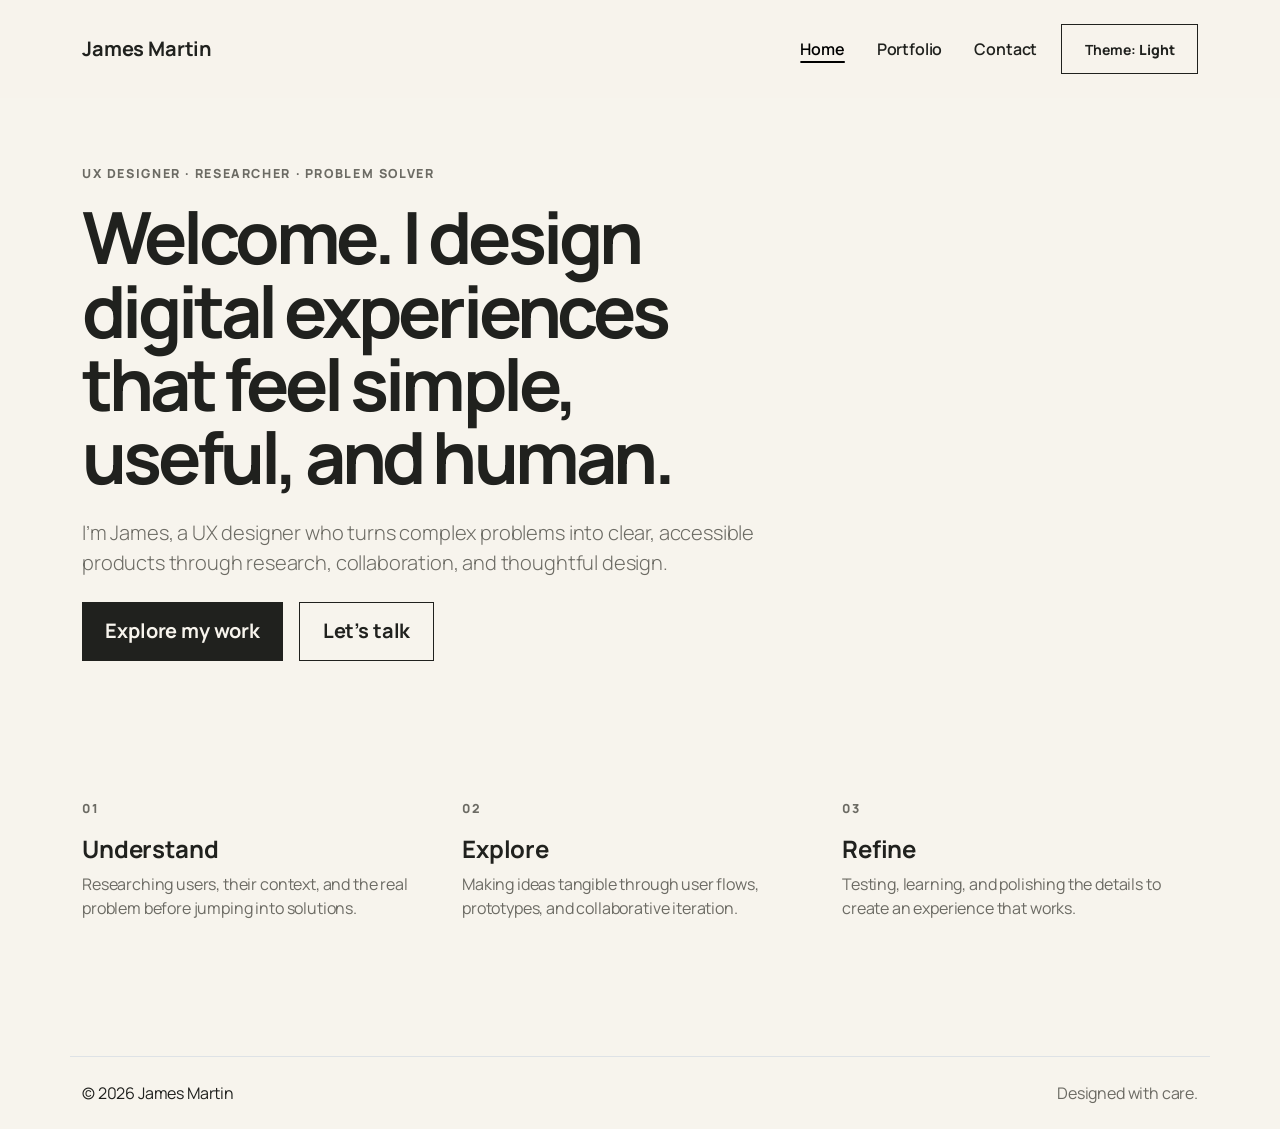
<file: index.html>
<!doctype html>
<html lang="en" data-theme="light">
  <head>
    <meta charset="utf-8">
    <meta name="viewport" content="width=device-width, initial-scale=1">
    <meta name="description" content="James Martin is a UX designer creating thoughtful, accessible digital experiences.">
    <meta name="color-scheme" content="light dark">
    <title>James Martin | UX Designer</title>
    <link rel="preconnect" href="https://fonts.googleapis.com">
    <link rel="preconnect" href="https://fonts.gstatic.com" crossorigin>
    <link href="https://fonts.googleapis.com/css2?family=Manrope:wght@400;500;600;700;800&display=swap" rel="stylesheet">
    <link href="https://cdn.jsdelivr.net/npm/bootstrap@5.3.8/dist/css/bootstrap.min.css" rel="stylesheet" integrity="sha384-sRIl4kxILFvY47J16cr9ZwB07vP4J8+LH7qKQnuqkuIAvNWLzeN8tE5YBujZqJLB" crossorigin="anonymous">
    <link rel="stylesheet" href="styles.css">
  </head>
  <body>
    <nav class="navbar navbar-expand-lg" aria-label="Main navigation">
      <div class="container py-3">
        <a class="navbar-brand fw-bold" href="index.html">James Martin</a>
        <button class="navbar-toggler" type="button" data-bs-toggle="collapse" data-bs-target="#mainNav" aria-controls="mainNav" aria-expanded="false" aria-label="Toggle navigation">
          <span class="navbar-toggler-icon"></span>
        </button>
        <div class="collapse navbar-collapse" id="mainNav">
          <ul class="navbar-nav ms-auto gap-lg-3">
            <li class="nav-item"><a class="nav-link active" aria-current="page" href="index.html">Home</a></li>
            <li class="nav-item"><a class="nav-link" href="portfolio.html">Portfolio</a></li>
            <li class="nav-item"><a class="nav-link" href="contact.html">Contact</a></li>
          </ul>
          <button class="theme-toggle btn btn-outline-dark btn-sm ms-lg-3 mt-3 mt-lg-0" type="button" data-theme-toggle aria-live="polite">
            Theme: <span data-theme-label>Light</span>
          </button>
        </div>
      </div>
    </nav>

    <main>
      <section class="hero d-flex align-items-center">
        <div class="container py-5">
          <div class="row align-items-center g-5">
            <div class="col-lg-8">
              <p class="eyebrow mb-3">UX designer · Researcher · Problem solver</p>
              <h1 class="display-2 fw-bold mb-4">Welcome. I design digital experiences that feel simple, useful, and human.</h1>
              <p class="lead text-secondary mb-4">I’m James, a UX designer who turns complex problems into clear, accessible products through research, collaboration, and thoughtful design.</p>
              <div class="d-flex flex-wrap gap-3">
                <a class="btn btn-dark btn-lg" href="portfolio.html">Explore my work</a>
                <a class="btn btn-outline-dark btn-lg" href="contact.html">Let’s talk</a>
              </div>
            </div>
          </div>
        </div>
      </section>

      <section class="container py-5">
        <div class="row g-4 py-4">
          <div class="col-md-4">
            <p class="section-number">01</p>
            <h2 class="h4 fw-bold">Understand</h2>
            <p class="text-secondary">Researching users, their context, and the real problem before jumping into solutions.</p>
          </div>
          <div class="col-md-4">
            <p class="section-number">02</p>
            <h2 class="h4 fw-bold">Explore</h2>
            <p class="text-secondary">Making ideas tangible through user flows, prototypes, and collaborative iteration.</p>
          </div>
          <div class="col-md-4">
            <p class="section-number">03</p>
            <h2 class="h4 fw-bold">Refine</h2>
            <p class="text-secondary">Testing, learning, and polishing the details to create an experience that works.</p>
          </div>
        </div>
      </section>
    </main>

    <footer class="container border-top py-4 mt-5">
      <div class="d-flex flex-column flex-sm-row justify-content-between gap-2">
        <span>© 2026 James Martin</span>
        <span class="text-secondary">Designed with care.</span>
      </div>
    </footer>
    <script src="theme.js"></script>
    <script src="https://cdn.jsdelivr.net/npm/bootstrap@5.3.8/dist/js/bootstrap.bundle.min.js" integrity="sha384-FKyoEForCGlyvwx9Hj09JcYn3nv7wiPVlz7YYwJrWVcXK/BmnVDxM+D2scQbITxI" crossorigin="anonymous"></script>
  </body>
</html>
</file>
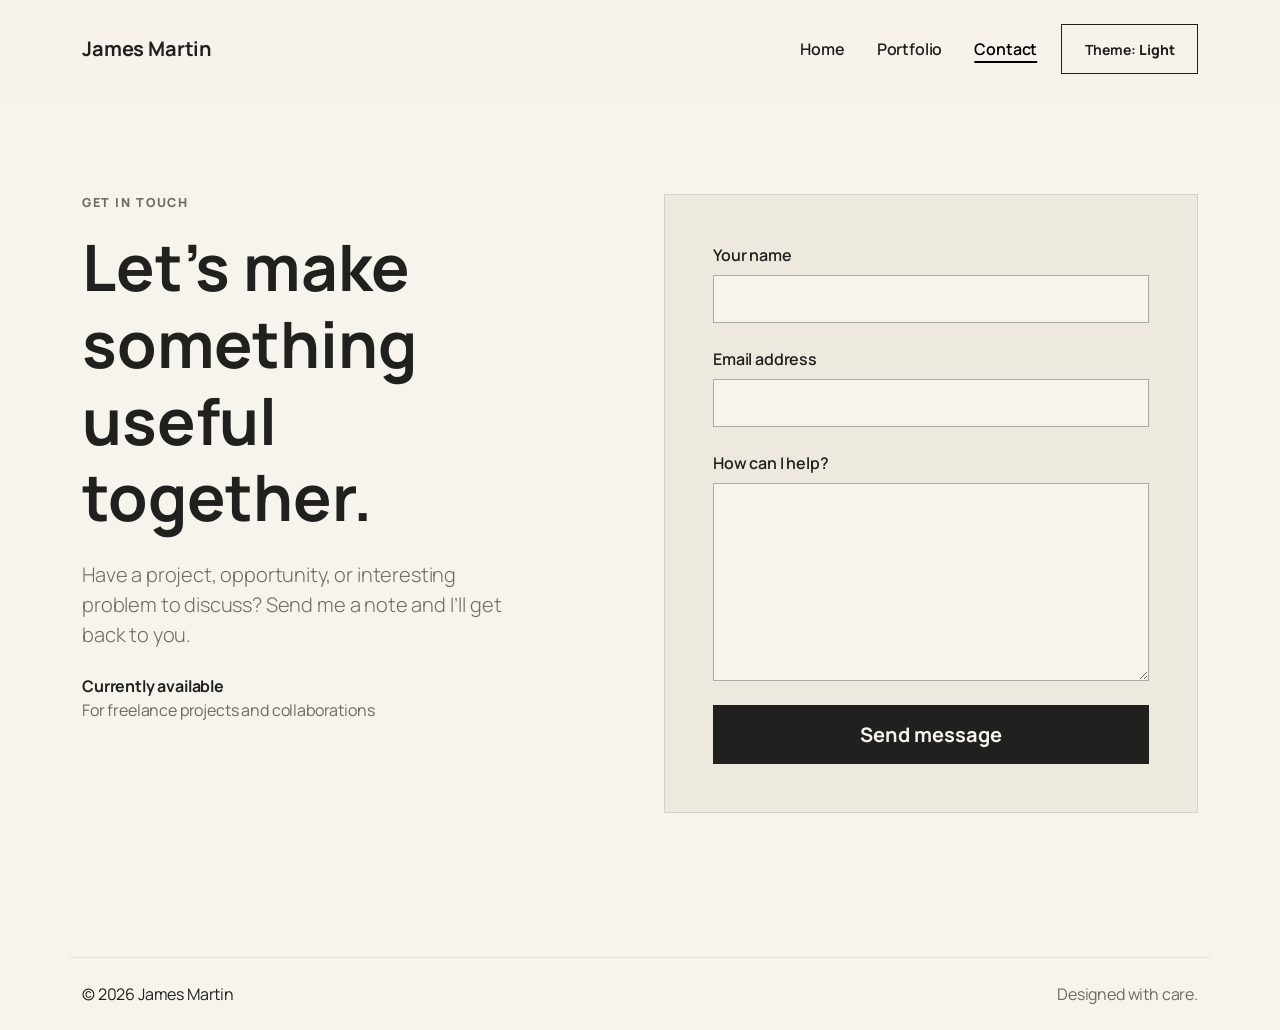
<file: contact.html>
<!doctype html>
<html lang="en" data-theme="light">
  <head>
    <meta charset="utf-8">
    <meta name="viewport" content="width=device-width, initial-scale=1">
    <meta name="description" content="Contact UX designer James Martin.">
    <meta name="color-scheme" content="light dark">
    <title>Contact | James Martin</title>
    <link rel="preconnect" href="https://fonts.googleapis.com">
    <link rel="preconnect" href="https://fonts.gstatic.com" crossorigin>
    <link href="https://fonts.googleapis.com/css2?family=Manrope:wght@400;500;600;700;800&display=swap" rel="stylesheet">
    <link href="https://cdn.jsdelivr.net/npm/bootstrap@5.3.8/dist/css/bootstrap.min.css" rel="stylesheet" integrity="sha384-sRIl4kxILFvY47J16cr9ZwB07vP4J8+LH7qKQnuqkuIAvNWLzeN8tE5YBujZqJLB" crossorigin="anonymous">
    <link rel="stylesheet" href="styles.css">
  </head>
  <body>
    <nav class="navbar navbar-expand-lg" aria-label="Main navigation">
      <div class="container py-3">
        <a class="navbar-brand fw-bold" href="index.html">James Martin</a>
        <button class="navbar-toggler" type="button" data-bs-toggle="collapse" data-bs-target="#mainNav" aria-controls="mainNav" aria-expanded="false" aria-label="Toggle navigation"><span class="navbar-toggler-icon"></span></button>
        <div class="collapse navbar-collapse" id="mainNav">
          <ul class="navbar-nav ms-auto gap-lg-3">
            <li class="nav-item"><a class="nav-link" href="index.html">Home</a></li>
            <li class="nav-item"><a class="nav-link" href="portfolio.html">Portfolio</a></li>
            <li class="nav-item"><a class="nav-link active" aria-current="page" href="contact.html">Contact</a></li>
          </ul>
          <button class="theme-toggle btn btn-outline-dark btn-sm ms-lg-3 mt-3 mt-lg-0" type="button" data-theme-toggle aria-live="polite">
            Theme: <span data-theme-label>Light</span>
          </button>
        </div>
      </div>
    </nav>

    <main class="container py-5">
      <div class="row g-5 py-5">
        <div class="col-lg-5">
          <p class="eyebrow">Get in touch</p>
          <h1 class="display-3 fw-bold mb-4">Let’s make something useful together.</h1>
          <p class="lead text-secondary">Have a project, opportunity, or interesting problem to discuss? Send me a note and I’ll get back to you.</p>
          <p class="mt-4"><strong>Currently available</strong><br><span class="text-secondary">For freelance projects and collaborations</span></p>
        </div>
        <div class="col-lg-6 offset-lg-1">
          <form class="contact-card p-4 p-md-5" action="mailto:jamesdm88@gmail.com" method="post" enctype="text/plain">
            <div class="mb-4">
              <label class="form-label fw-semibold" for="name">Your name</label>
              <input class="form-control form-control-lg" id="name" name="name" type="text" autocomplete="name" required>
            </div>
            <div class="mb-4">
              <label class="form-label fw-semibold" for="email">Email address</label>
              <input class="form-control form-control-lg" id="email" name="email" type="email" autocomplete="email" required>
            </div>
            <div class="mb-4">
              <label class="form-label fw-semibold" for="message">How can I help?</label>
              <textarea class="form-control form-control-lg" id="message" name="message" rows="6" required></textarea>
            </div>
            <button class="btn btn-dark btn-lg w-100" type="submit">Send message</button>
          </form>
        </div>
      </div>
    </main>

    <footer class="container border-top py-4 mt-5"><div class="d-flex flex-column flex-sm-row justify-content-between gap-2"><span>© 2026 James Martin</span><span class="text-secondary">Designed with care.</span></div></footer>
    <script src="theme.js"></script>
    <script src="https://cdn.jsdelivr.net/npm/bootstrap@5.3.8/dist/js/bootstrap.bundle.min.js" integrity="sha384-FKyoEForCGlyvwx9Hj09JcYn3nv7wiPVlz7YYwJrWVcXK/BmnVDxM+D2scQbITxI" crossorigin="anonymous"></script>
  </body>
</html>
</file>
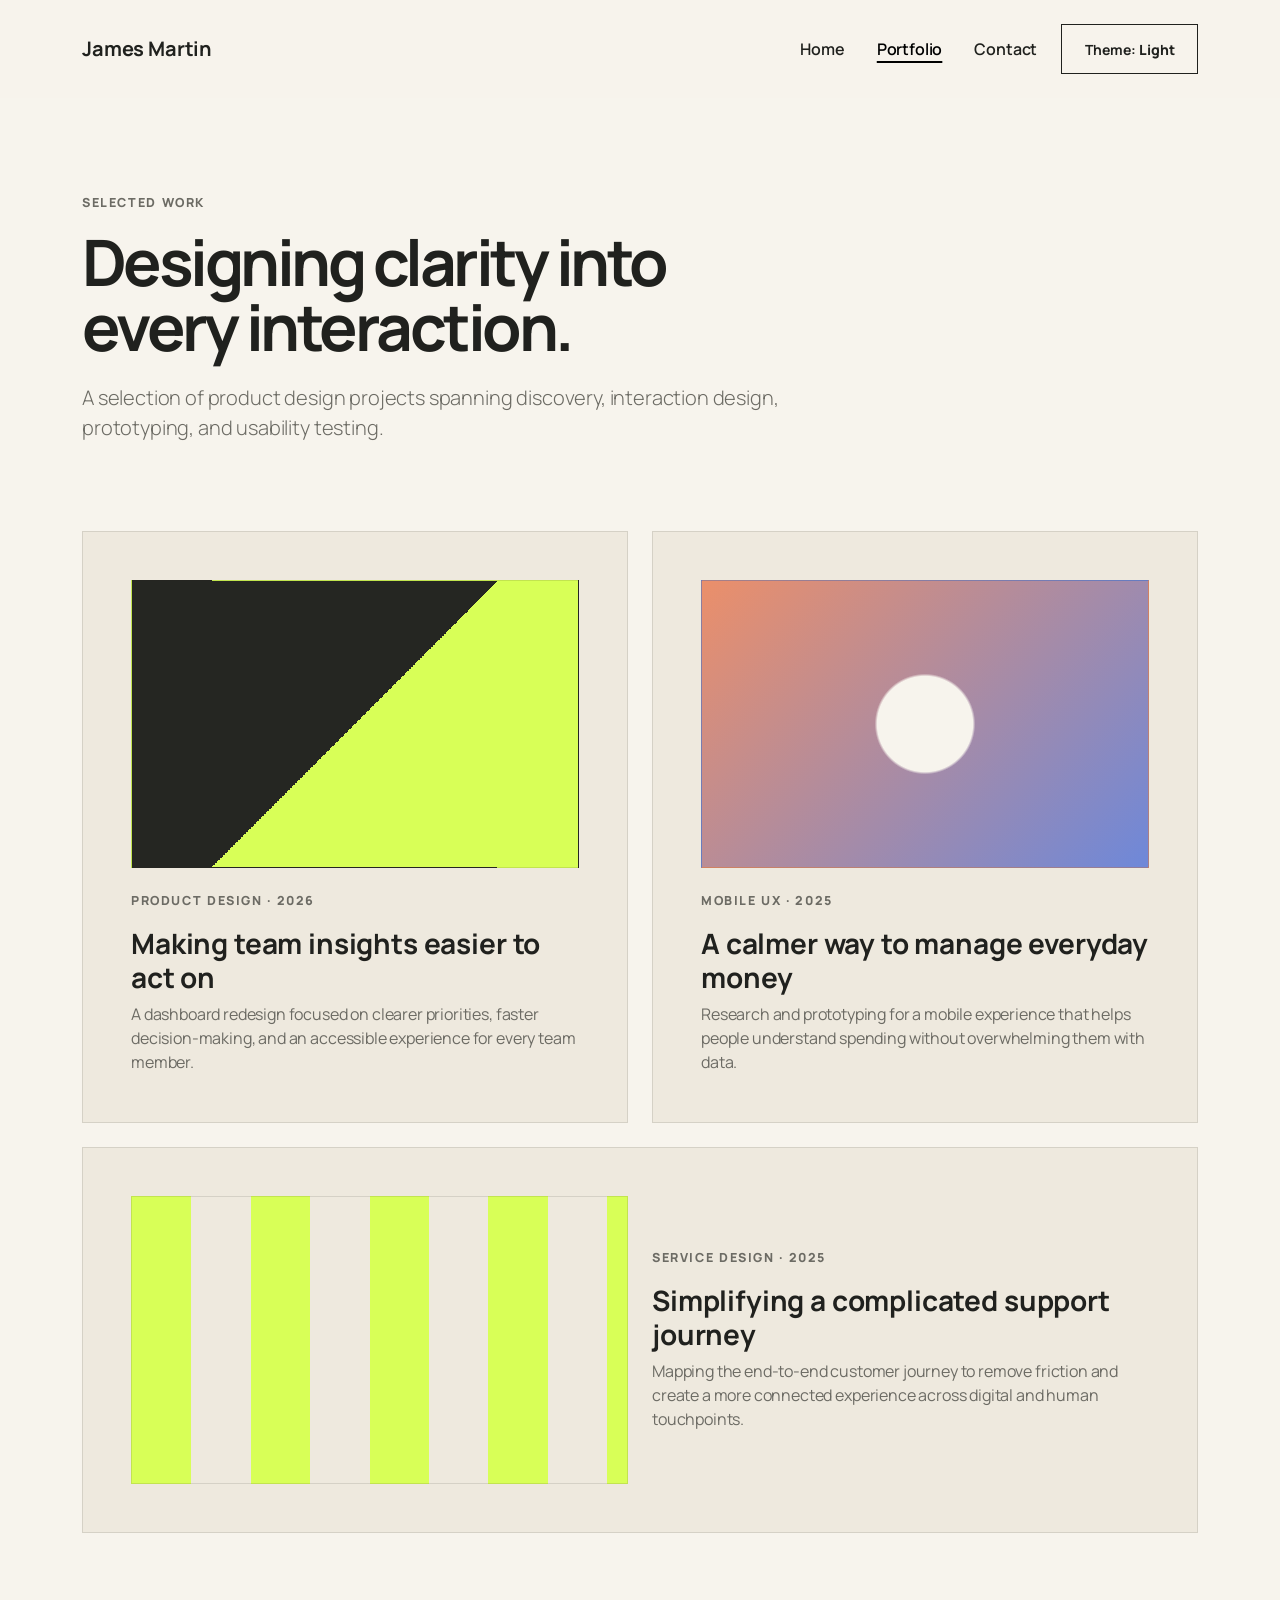
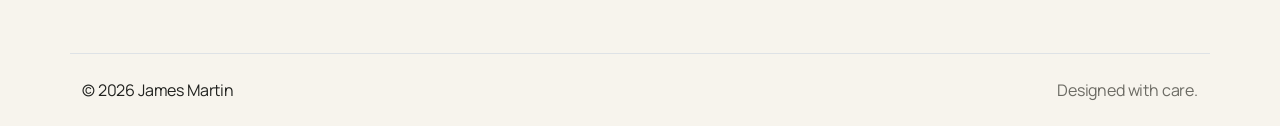
<file: portfolio.html>
<!doctype html>
<html lang="en" data-theme="light">
  <head>
    <meta charset="utf-8">
    <meta name="viewport" content="width=device-width, initial-scale=1">
    <meta name="description" content="Selected UX design work by James Martin.">
    <meta name="color-scheme" content="light dark">
    <title>Portfolio | James Martin</title>
    <link rel="preconnect" href="https://fonts.googleapis.com">
    <link rel="preconnect" href="https://fonts.gstatic.com" crossorigin>
    <link href="https://fonts.googleapis.com/css2?family=Manrope:wght@400;500;600;700;800&display=swap" rel="stylesheet">
    <link href="https://cdn.jsdelivr.net/npm/bootstrap@5.3.8/dist/css/bootstrap.min.css" rel="stylesheet" integrity="sha384-sRIl4kxILFvY47J16cr9ZwB07vP4J8+LH7qKQnuqkuIAvNWLzeN8tE5YBujZqJLB" crossorigin="anonymous">
    <link rel="stylesheet" href="styles.css">
  </head>
  <body>
    <nav class="navbar navbar-expand-lg" aria-label="Main navigation">
      <div class="container py-3">
        <a class="navbar-brand fw-bold" href="index.html">James Martin</a>
        <button class="navbar-toggler" type="button" data-bs-toggle="collapse" data-bs-target="#mainNav" aria-controls="mainNav" aria-expanded="false" aria-label="Toggle navigation"><span class="navbar-toggler-icon"></span></button>
        <div class="collapse navbar-collapse" id="mainNav">
          <ul class="navbar-nav ms-auto gap-lg-3">
            <li class="nav-item"><a class="nav-link" href="index.html">Home</a></li>
            <li class="nav-item"><a class="nav-link active" aria-current="page" href="portfolio.html">Portfolio</a></li>
            <li class="nav-item"><a class="nav-link" href="contact.html">Contact</a></li>
          </ul>
          <button class="theme-toggle btn btn-outline-dark btn-sm ms-lg-3 mt-3 mt-lg-0" type="button" data-theme-toggle aria-live="polite">
            Theme: <span data-theme-label>Light</span>
          </button>
        </div>
      </div>
    </nav>

    <main class="container py-5">
      <header class="page-header py-5">
        <p class="eyebrow">Selected work</p>
        <h1 class="display-3 fw-bold mb-4">Designing clarity into every interaction.</h1>
        <p class="lead text-secondary col-lg-8">A selection of product design projects spanning discovery, interaction design, prototyping, and usability testing.</p>
      </header>

      <section class="row g-4 py-4" aria-label="Portfolio projects">
        <article class="col-lg-6">
          <div class="project-card h-100 p-4 p-md-5">
            <div class="project-visual visual-one mb-4" role="img" aria-label="Abstract dashboard interface preview"></div>
            <p class="eyebrow">Product design · 2026</p>
            <h2 class="h3 fw-bold">Making team insights easier to act on</h2>
            <p class="text-secondary mb-0">A dashboard redesign focused on clearer priorities, faster decision-making, and an accessible experience for every team member.</p>
          </div>
        </article>
        <article class="col-lg-6">
          <div class="project-card h-100 p-4 p-md-5">
            <div class="project-visual visual-two mb-4" role="img" aria-label="Abstract mobile application preview"></div>
            <p class="eyebrow">Mobile UX · 2025</p>
            <h2 class="h3 fw-bold">A calmer way to manage everyday money</h2>
            <p class="text-secondary mb-0">Research and prototyping for a mobile experience that helps people understand spending without overwhelming them with data.</p>
          </div>
        </article>
        <article class="col-12">
          <div class="project-card h-100 p-4 p-md-5">
            <div class="row align-items-center g-4">
              <div class="col-lg-6"><div class="project-visual visual-three" role="img" aria-label="Abstract service journey preview"></div></div>
              <div class="col-lg-6">
                <p class="eyebrow">Service design · 2025</p>
                <h2 class="h3 fw-bold">Simplifying a complicated support journey</h2>
                <p class="text-secondary mb-0">Mapping the end-to-end customer journey to remove friction and create a more connected experience across digital and human touchpoints.</p>
              </div>
            </div>
          </div>
        </article>
      </section>
    </main>

    <footer class="container border-top py-4 mt-5"><div class="d-flex flex-column flex-sm-row justify-content-between gap-2"><span>© 2026 James Martin</span><span class="text-secondary">Designed with care.</span></div></footer>
    <script src="theme.js"></script>
    <script src="https://cdn.jsdelivr.net/npm/bootstrap@5.3.8/dist/js/bootstrap.bundle.min.js" integrity="sha384-FKyoEForCGlyvwx9Hj09JcYn3nv7wiPVlz7YYwJrWVcXK/BmnVDxM+D2scQbITxI" crossorigin="anonymous"></script>
  </body>
</html>
</file>
<file: styles.css>
:root {
  color-scheme: light;
  --canvas: #f7f4ed;
  --surface: #eee9de;
  --ink: #20211e;
  --muted: #6c6b64;
  --accent: #d8ff57;
  --border: rgba(32, 33, 30, 0.12);
  --form-border: rgba(32, 33, 30, 0.35);
  --nav-bg: rgba(247, 244, 237, 0.95);
  --focus-ring: rgba(32, 33, 30, 0.12);
}

[data-theme="dark"] {
  color-scheme: dark;
  --canvas: #101310;
  --surface: #1c211b;
  --ink: #f5f3ea;
  --muted: #bab7aa;
  --accent: #d8ff57;
  --border: rgba(245, 243, 234, 0.16);
  --form-border: rgba(245, 243, 234, 0.35);
  --nav-bg: rgba(16, 19, 16, 0.95);
  --focus-ring: rgba(216, 255, 87, 0.22);
}

body {
  min-height: 100vh;
  background: var(--canvas);
  color: var(--ink);
  font-family: "Manrope", sans-serif;
  letter-spacing: -0.01em;
  transition: background-color 180ms ease, color 180ms ease;
}

.navbar {
  background: var(--nav-bg);
}

.navbar-brand,
.nav-link,
.navbar-toggler {
  color: var(--ink);
}

.nav-link {
  font-weight: 600;
}

.nav-link.active,
.nav-link:hover,
.nav-link:focus {
  text-decoration: underline;
  text-decoration-thickness: 2px;
  text-underline-offset: 0.4rem;
}

.navbar-toggler {
  border-color: var(--border);
}

[data-theme="dark"] .navbar-toggler-icon {
  filter: invert(1);
}

.theme-toggle {
  border-color: var(--ink);
  color: var(--ink);
}

.theme-toggle:hover,
.theme-toggle:focus {
  background: var(--ink);
  border-color: var(--ink);
  color: var(--canvas);
}

.theme-toggle span {
  font-weight: 800;
}

.text-secondary {
  color: var(--muted) !important;
}

.hero {
  min-height: 70vh;
}

.hero h1,
.page-header h1 {
  max-width: 15ch;
  letter-spacing: -0.055em;
  line-height: 1.02;
}

.eyebrow,
.section-number {
  color: var(--muted);
  font-size: 0.78rem;
  font-weight: 800;
  letter-spacing: 0.13em;
  text-transform: uppercase;
}

.btn {
  border-radius: 0;
  font-weight: 700;
  padding: 0.85rem 1.4rem;
}

.btn-dark {
  background: var(--ink);
  border-color: var(--ink);
  color: var(--canvas);
}

.btn-outline-dark {
  border-color: var(--ink);
  color: var(--ink);
}

.btn-outline-dark:hover,
.btn-outline-dark:focus {
  background: var(--ink);
  border-color: var(--ink);
  color: var(--canvas);
}

.project-card,
.contact-card {
  background: var(--surface);
  border: 1px solid var(--border);
}

.project-visual {
  min-height: 18rem;
  border: 1px solid var(--border);
}

.visual-one {
  background: linear-gradient(135deg, #252622 50%, var(--accent) 50%);
}

.visual-two {
  background: radial-gradient(circle at center, #f7f4ed 0 18%, transparent 19%), linear-gradient(135deg, #eb8f6a, #6e88d9);
}

.visual-three {
  background: repeating-linear-gradient(90deg, var(--accent) 0 12%, var(--surface) 12% 24%);
}

.form-control {
  background: var(--canvas);
  border: 1px solid var(--form-border);
  border-radius: 0;
  color: var(--ink);
}

.form-control:focus {
  background: var(--canvas);
  border-color: var(--ink);
  color: var(--ink);
  box-shadow: 0 0 0 0.2rem var(--focus-ring);
}

.form-control::placeholder {
  color: var(--muted);
}

@media (max-width: 767.98px) {
  .hero {
    min-height: auto;
  }

  .display-2,
  .display-3 {
    font-size: clamp(2.6rem, 13vw, 4rem);
  }
}
</file>
